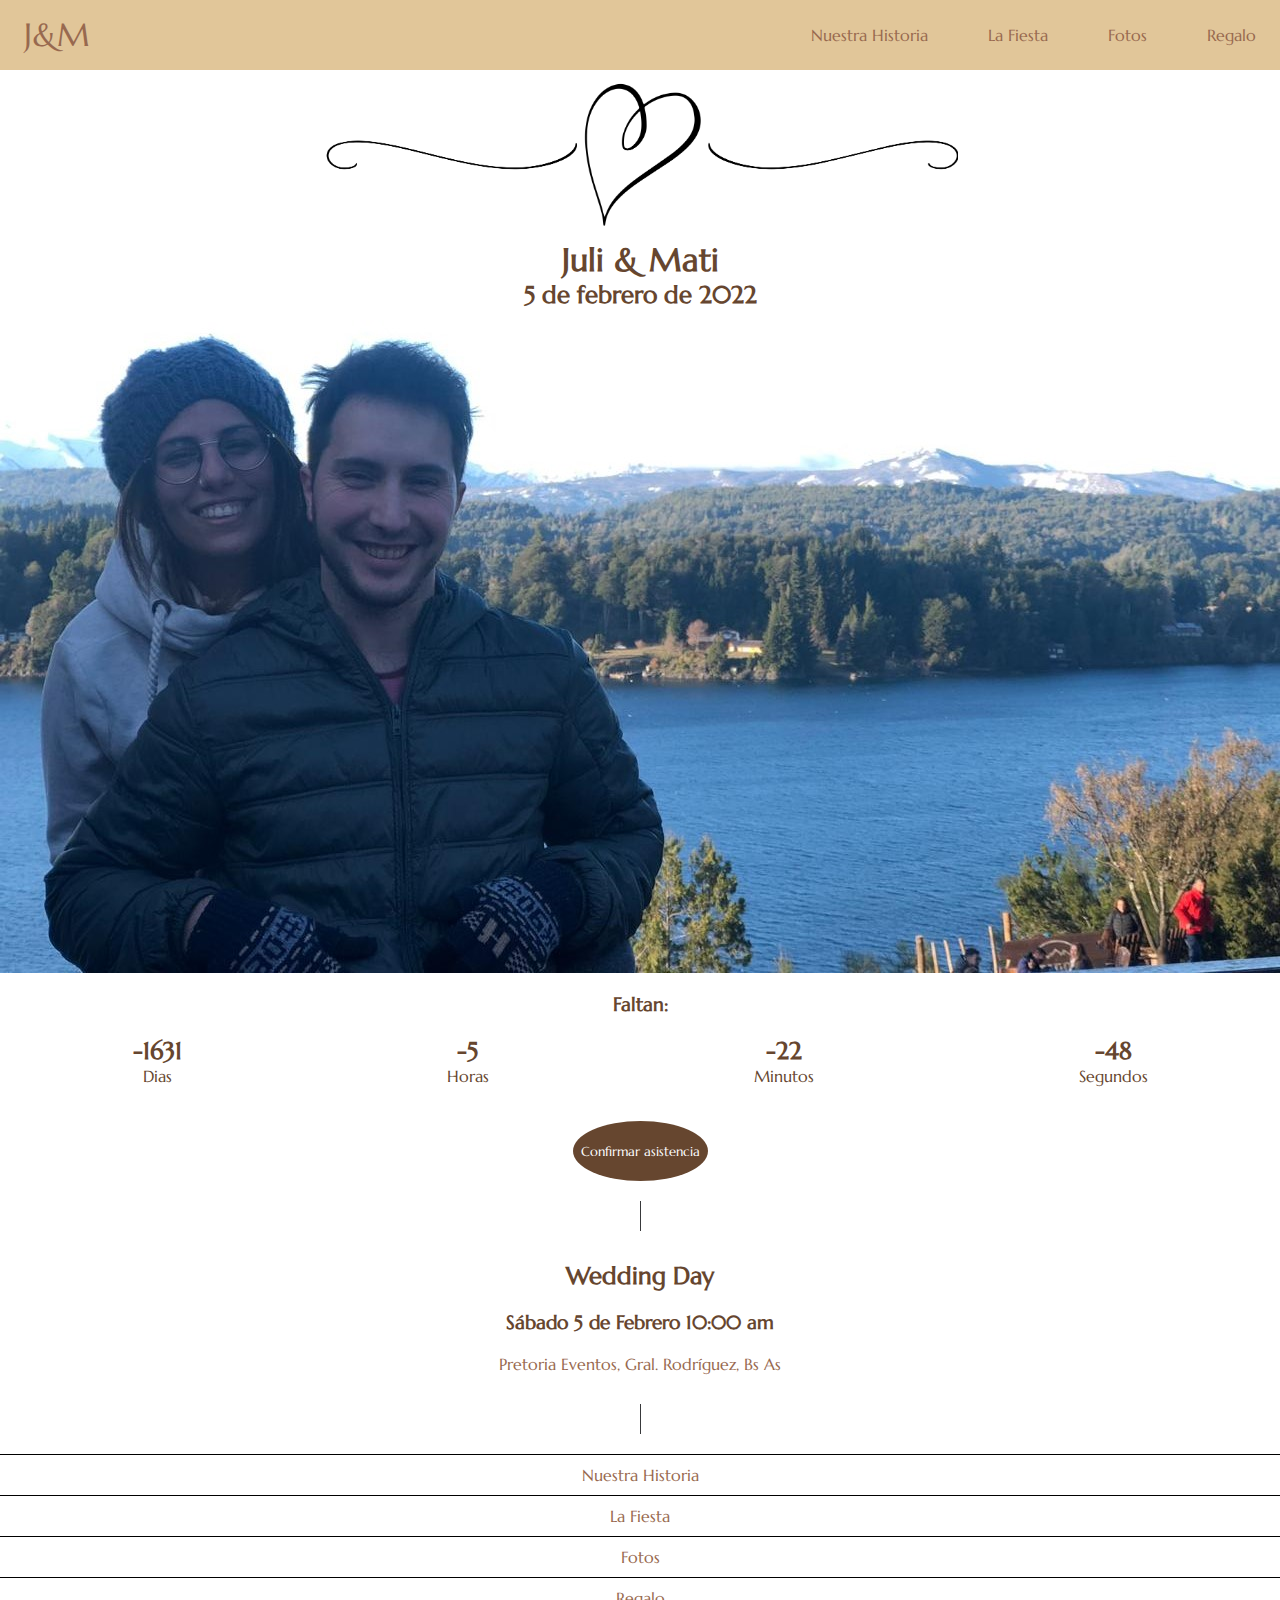
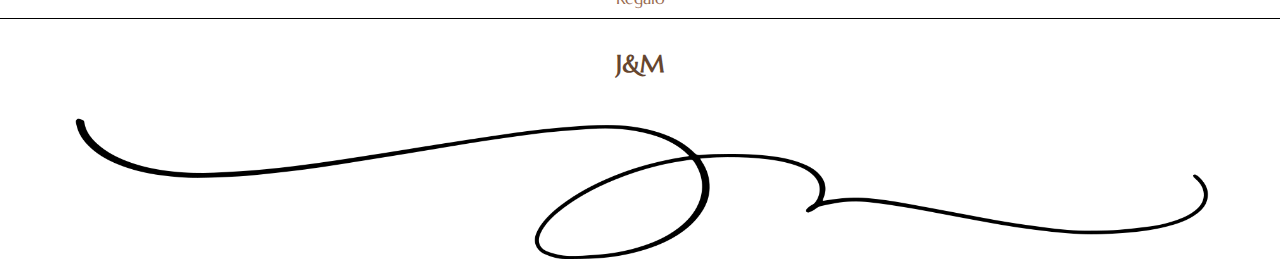
<file: index.html>
<!DOCTYPE html>
<html>
    <head>
        <link rel="stylesheet" type="text/css" href="estilos_new_index.css">
        <meta name="viewport" content="width=device-width, initial-scale=1">
        <link rel="preconnect" href="https://fonts.googleapis.com">
        <link rel="preconnect" href="https://fonts.gstatic.com" crossorigin>
        <link href="https://fonts.googleapis.com/css2?family=Playfair+Display&display=swap" rel="stylesheet">
        <link href="https://fonts.googleapis.com/css2?family=Estonia&display=swap" rel="stylesheet">
        <link href="https://fonts.googleapis.com/css2?family=Josefin+Slab:wght@500&family=Kaushan+Script&family=Marcellus&family=Merienda&display=swap" rel="stylesheet">
    </head>
    <body>
        <section class="portada">
            <header>
                <nav class="navbar">
                    <a href="#" class="myj">J&M</a>
                    <ul class="nav-menu">
                        <li class="nav-item">
                            <a href="./historia.html" class="nav-link">Nuestra Historia</a>
                        </li>
                        <li class="nav-item">
                            <a href="./fiesta.html" class="nav-link">La Fiesta</a>
                        </li>
                        <li class="nav-item">
                            <a href="./fotos.html" class="nav-link">Fotos</a>
                        </li>
                        <li class="nav-item">
                            <a href="./regalo.html" class="nav-link">Regalo</a>
                        </li>
                    </ul>
                    <div class="hamburger">
                        <span class="bar"></span>
                        <span class="bar"></span>
                        <span class="bar"></span>
                    </div>
                </nav>
            </header>
            <div class="separador">
                <img src="./imagenes/corazon_div.png">
            </div>
            <div class="texto-principal">
                <h1 class="texto">Juli & Mati</h1>
                <h2 class="texto2">5 de febrero de 2022</h2>
            </div>
            <div class="imagen-principal">
                <img src="./imagenes/barilo1-edited.jpg">
            </div>
        </section>
        <div class="cuenta-regresiva-texto">
            <h3>Faltan:</h3>
        </div>
        <div class="countdown-container">
            <div class="countdow-container__element">
                <h2 class="dias">Tiempo</h2>
                <p>Dias</p>
            </div>
            <div class="countdow-container__element">
                <h2 class="horas">Tiempo</h2>
                <p>Horas</p>
            </div>
            <div class="countdow-container__element">
                <h2 class="minutos">Tiempo</h2>
                <p>Minutos</p>
            </div>
            <div class="countdow-container__element">
                <h2 class="segundos">Tiempo</h2>
                <p>Segundos</p>
            </div>
        </div>
        <div class="btn_asistencia">
            <button onclick="location.href='https://docs.google.com/forms/d/1-y6CGirbWIlGWjpW_ElYJnSs0aY2sl9GCcVvgNVFzmY/edit?usp=drivesdk'" type="button">Confirmar asistencia</button>
        </div>
        <div class="cont-vert">
            <span class="barra-vertical"></span>
        </div>
        <div class="ultima_info">
            <h2>Wedding Day</h2>
            <h3>Sábado 5 de Febrero 10:00 am</h3>
            <a href="https://g.page/PretoriaEventos?share"  class="nav-link">Pretoria Eventos, Gral. Rodríguez, Bs As</a>
        </div>
        <div class="cont-vert">
            <span class="barra-vertical"></span>
        </div>
        <ul class="bot-menu">
            <li class="bot-menu-item">
                <a href="./historia.html" class="nav-link">Nuestra Historia</a>
            </li>
            <li class="bot-menu-item">
                <a href="./fiesta.html" class="nav-link">La Fiesta</a>
            </li>
            <li class="bot-menu-item">
                <a href="./fotos.html" class="nav-link">Fotos</a>
            </li>
            <li class="bot-menu-item">
                <a href="./regalo.html" class="nav-link">Regalo</a>
            </li>
        </ul>
        <div class="ultima_info">
            <h2>J&M</h2>
        </div>

        <!--Separador final-->
        <div class="separador">
            <img src="./imagenes/divisor_fondo.png">
        </div>
        <script src="new_index.js"></script>
    </body>
</html>
</file>
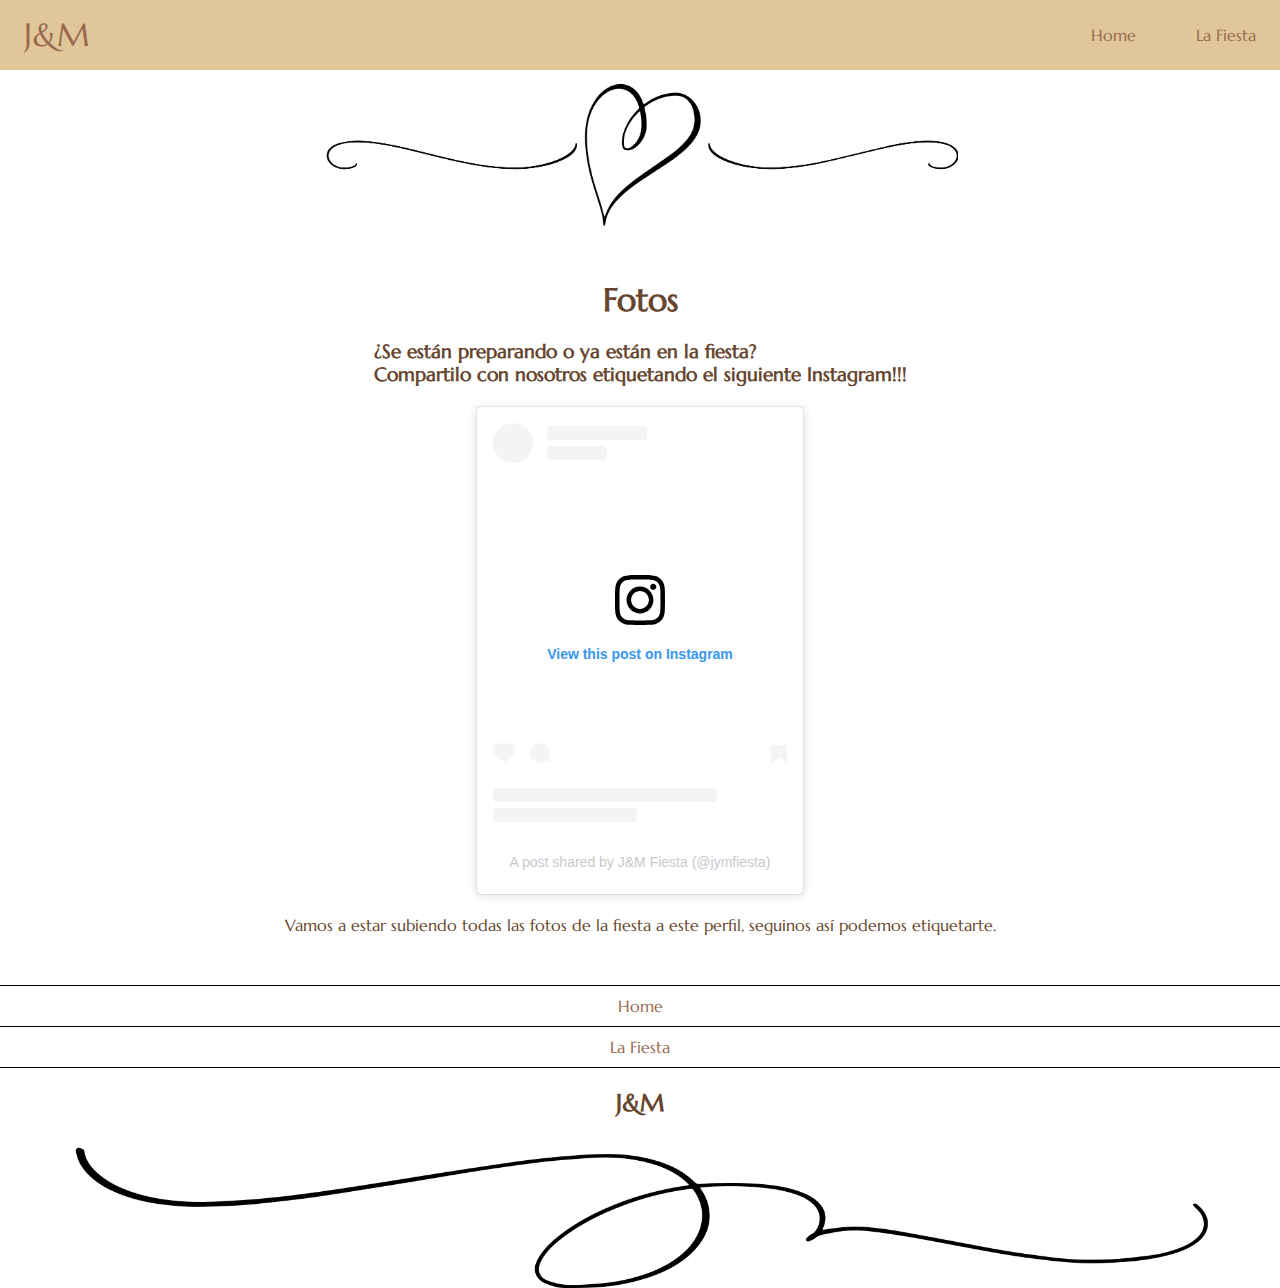
<file: fotos.html>
<!DOCTYPE html>
<html>
    <head>
        <link rel="stylesheet" type="text/css" href="estilos_new_index.css">
        <link rel="stylesheet" type="text/css" href="estilos_regalo.css">
        <meta name="viewport" content="width=device-width, initial-scale=1">
        <link rel="preconnect" href="https://fonts.googleapis.com">
        <link rel="preconnect" href="https://fonts.gstatic.com" crossorigin>
        <link href="https://fonts.googleapis.com/css2?family=Playfair+Display&display=swap" rel="stylesheet">
        <link href="https://fonts.googleapis.com/css2?family=Estonia&display=swap" rel="stylesheet">
        <link href="https://fonts.googleapis.com/css2?family=Josefin+Slab:wght@500&family=Kaushan+Script&family=Marcellus&family=Merienda&display=swap" rel="stylesheet">
    </head>
    <body>
        <section class="portada">
            <header>
                <nav class="navbar">
                    <a href="#" class="myj">J&M</a>
                    <ul class="nav-menu">
                        <li class="nav-item">
                            <a href="./index.html" class="nav-link">Home</a>
                        </li>
                        <li class="nav-item">
                            <a href="./fiesta.html" class="nav-link">La Fiesta</a>
                        </li>
                    </ul>
                    <div class="hamburger">
                        <span class="bar"></span>
                        <span class="bar"></span>
                        <span class="bar"></span>
                    </div>
                </nav>
            </header>
            <div class="separador">
                <img src="./imagenes/corazon_div.png">
            </div>
            <div class="texto-principal">
                <div class="datos-container">
                    <h1 class="texto">Fotos</h1>
                    <h3 class="texto2">
                        ¿Se están preparando o ya están en la fiesta?<br>
                        Compartilo con nosotros etiquetando el siguiente Instagram!!!
                    </h3>
                    <div>
                        <blockquote class="instagram-media" data-instgrm-captioned data-instgrm-permalink="https://www.instagram.com/p/CY7SbcWvgIAb2O1qpQL9hcWqqtPVhgLNHYgtlk0/?utm_source=ig_embed&amp;utm_campaign=loading" data-instgrm-version="14" style=" background:#FFF; border:0; border-radius:3px; box-shadow:0 0 1px 0 rgba(0,0,0,0.5),0 1px 10px 0 rgba(0,0,0,0.15); margin: 1px; max-width:540px; min-width:326px; padding:0; width:99.375%; width:-webkit-calc(100% - 2px); width:calc(100% - 2px);"><div style="padding:16px;"> <a href="https://www.instagram.com/p/CY7SbcWvgIAb2O1qpQL9hcWqqtPVhgLNHYgtlk0/?utm_source=ig_embed&amp;utm_campaign=loading" style=" background:#FFFFFF; line-height:0; padding:0 0; text-align:center; text-decoration:none; width:100%;" target="_blank"> <div style=" display: flex; flex-direction: row; align-items: center;"> <div style="background-color: #F4F4F4; border-radius: 50%; flex-grow: 0; height: 40px; margin-right: 14px; width: 40px;"></div> <div style="display: flex; flex-direction: column; flex-grow: 1; justify-content: center;"> <div style=" background-color: #F4F4F4; border-radius: 4px; flex-grow: 0; height: 14px; margin-bottom: 6px; width: 100px;"></div> <div style=" background-color: #F4F4F4; border-radius: 4px; flex-grow: 0; height: 14px; width: 60px;"></div></div></div><div style="padding: 19% 0;"></div> <div style="display:block; height:50px; margin:0 auto 12px; width:50px;"><svg width="50px" height="50px" viewBox="0 0 60 60" version="1.1" xmlns="https://www.w3.org/2000/svg" xmlns:xlink="https://www.w3.org/1999/xlink"><g stroke="none" stroke-width="1" fill="none" fill-rule="evenodd"><g transform="translate(-511.000000, -20.000000)" fill="#000000"><g><path d="M556.869,30.41 C554.814,30.41 553.148,32.076 553.148,34.131 C553.148,36.186 554.814,37.852 556.869,37.852 C558.924,37.852 560.59,36.186 560.59,34.131 C560.59,32.076 558.924,30.41 556.869,30.41 M541,60.657 C535.114,60.657 530.342,55.887 530.342,50 C530.342,44.114 535.114,39.342 541,39.342 C546.887,39.342 551.658,44.114 551.658,50 C551.658,55.887 546.887,60.657 541,60.657 M541,33.886 C532.1,33.886 524.886,41.1 524.886,50 C524.886,58.899 532.1,66.113 541,66.113 C549.9,66.113 557.115,58.899 557.115,50 C557.115,41.1 549.9,33.886 541,33.886 M565.378,62.101 C565.244,65.022 564.756,66.606 564.346,67.663 C563.803,69.06 563.154,70.057 562.106,71.106 C561.058,72.155 560.06,72.803 558.662,73.347 C557.607,73.757 556.021,74.244 553.102,74.378 C549.944,74.521 548.997,74.552 541,74.552 C533.003,74.552 532.056,74.521 528.898,74.378 C525.979,74.244 524.393,73.757 523.338,73.347 C521.94,72.803 520.942,72.155 519.894,71.106 C518.846,70.057 518.197,69.06 517.654,67.663 C517.244,66.606 516.755,65.022 516.623,62.101 C516.479,58.943 516.448,57.996 516.448,50 C516.448,42.003 516.479,41.056 516.623,37.899 C516.755,34.978 517.244,33.391 517.654,32.338 C518.197,30.938 518.846,29.942 519.894,28.894 C520.942,27.846 521.94,27.196 523.338,26.654 C524.393,26.244 525.979,25.756 528.898,25.623 C532.057,25.479 533.004,25.448 541,25.448 C548.997,25.448 549.943,25.479 553.102,25.623 C556.021,25.756 557.607,26.244 558.662,26.654 C560.06,27.196 561.058,27.846 562.106,28.894 C563.154,29.942 563.803,30.938 564.346,32.338 C564.756,33.391 565.244,34.978 565.378,37.899 C565.522,41.056 565.552,42.003 565.552,50 C565.552,57.996 565.522,58.943 565.378,62.101 M570.82,37.631 C570.674,34.438 570.167,32.258 569.425,30.349 C568.659,28.377 567.633,26.702 565.965,25.035 C564.297,23.368 562.623,22.342 560.652,21.575 C558.743,20.834 556.562,20.326 553.369,20.18 C550.169,20.033 549.148,20 541,20 C532.853,20 531.831,20.033 528.631,20.18 C525.438,20.326 523.257,20.834 521.349,21.575 C519.376,22.342 517.703,23.368 516.035,25.035 C514.368,26.702 513.342,28.377 512.574,30.349 C511.834,32.258 511.326,34.438 511.181,37.631 C511.035,40.831 511,41.851 511,50 C511,58.147 511.035,59.17 511.181,62.369 C511.326,65.562 511.834,67.743 512.574,69.651 C513.342,71.625 514.368,73.296 516.035,74.965 C517.703,76.634 519.376,77.658 521.349,78.425 C523.257,79.167 525.438,79.673 528.631,79.82 C531.831,79.965 532.853,80.001 541,80.001 C549.148,80.001 550.169,79.965 553.369,79.82 C556.562,79.673 558.743,79.167 560.652,78.425 C562.623,77.658 564.297,76.634 565.965,74.965 C567.633,73.296 568.659,71.625 569.425,69.651 C570.167,67.743 570.674,65.562 570.82,62.369 C570.966,59.17 571,58.147 571,50 C571,41.851 570.966,40.831 570.82,37.631"></path></g></g></g></svg></div><div style="padding-top: 8px;"> <div style=" color:#3897f0; font-family:Arial,sans-serif; font-size:14px; font-style:normal; font-weight:550; line-height:18px;">View this post on Instagram</div></div><div style="padding: 12.5% 0;"></div> <div style="display: flex; flex-direction: row; margin-bottom: 14px; align-items: center;"><div> <div style="background-color: #F4F4F4; border-radius: 50%; height: 12.5px; width: 12.5px; transform: translateX(0px) translateY(7px);"></div> <div style="background-color: #F4F4F4; height: 12.5px; transform: rotate(-45deg) translateX(3px) translateY(1px); width: 12.5px; flex-grow: 0; margin-right: 14px; margin-left: 2px;"></div> <div style="background-color: #F4F4F4; border-radius: 50%; height: 12.5px; width: 12.5px; transform: translateX(9px) translateY(-18px);"></div></div><div style="margin-left: 8px;"> <div style=" background-color: #F4F4F4; border-radius: 50%; flex-grow: 0; height: 20px; width: 20px;"></div> <div style=" width: 0; height: 0; border-top: 2px solid transparent; border-left: 6px solid #f4f4f4; border-bottom: 2px solid transparent; transform: translateX(16px) translateY(-4px) rotate(30deg)"></div></div><div style="margin-left: auto;"> <div style=" width: 0px; border-top: 8px solid #F4F4F4; border-right: 8px solid transparent; transform: translateY(16px);"></div> <div style=" background-color: #F4F4F4; flex-grow: 0; height: 12px; width: 16px; transform: translateY(-4px);"></div> <div style=" width: 0; height: 0; border-top: 8px solid #F4F4F4; border-left: 8px solid transparent; transform: translateY(-4px) translateX(8px);"></div></div></div> <div style="display: flex; flex-direction: column; flex-grow: 1; justify-content: center; margin-bottom: 24px;"> <div style=" background-color: #F4F4F4; border-radius: 4px; flex-grow: 0; height: 14px; margin-bottom: 6px; width: 224px;"></div> <div style=" background-color: #F4F4F4; border-radius: 4px; flex-grow: 0; height: 14px; width: 144px;"></div></div></a><p style=" color:#c9c8cd; font-family:Arial,sans-serif; font-size:14px; line-height:17px; margin-bottom:0; margin-top:8px; overflow:hidden; padding:8px 0 7px; text-align:center; text-overflow:ellipsis; white-space:nowrap;"><a href="https://www.instagram.com/p/CY7SbcWvgIAb2O1qpQL9hcWqqtPVhgLNHYgtlk0/?utm_source=ig_embed&amp;utm_campaign=loading" style=" color:#c9c8cd; font-family:Arial,sans-serif; font-size:14px; font-style:normal; font-weight:normal; line-height:17px; text-decoration:none;" target="_blank">A post shared by J&amp;M Fiesta (@jymfiesta)</a></p></div></blockquote> <script async src="//www.instagram.com/embed.js"></script>
                    </div>
                    <div>
                        <p>Vamos a estar subiendo todas las fotos de la fiesta a este perfil, seguinos así podemos etiquetarte.</p>
                    </div>
                </div>
                
            </div>
        
        <ul class="bot-menu">
            <li class="bot-menu-item">
                <a href="./index.html" class="nav-link">Home</a>
            </li>
            <li class="bot-menu-item">
                <a href="./fiesta.html" class="nav-link">La Fiesta</a>
            </li>
        </ul>
        <div class="ultima_info">
            <h2>J&M</h2>
        </div>

        <!--Separador final-->
        <div class="separador">
            <img src="./imagenes/divisor_fondo.png">
        </div>
        <script src="new_index.js"></script>
    </body>
</html>
</file>
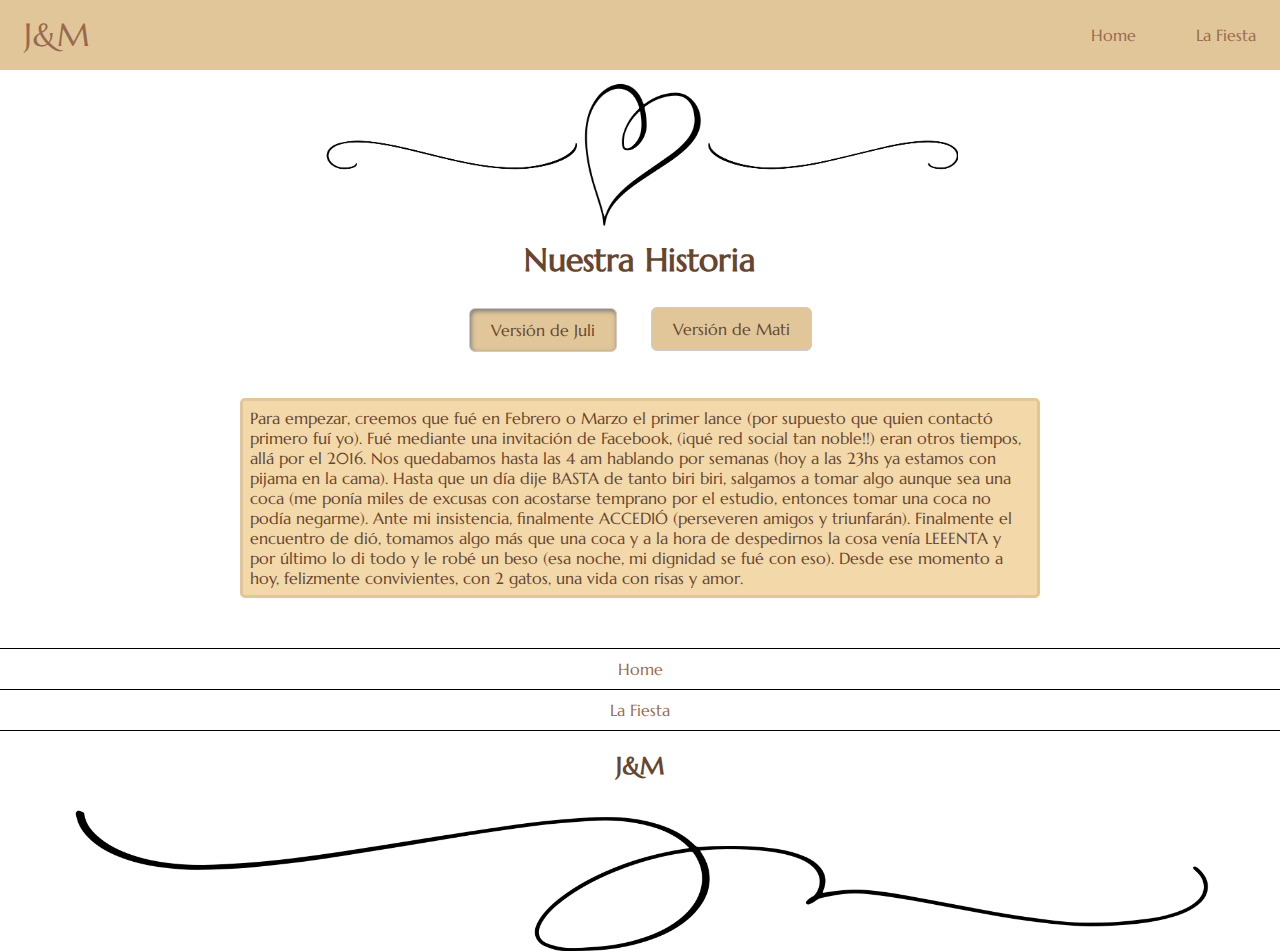
<file: historia.html>
<!DOCTYPE html>
<html>
    <head>
        <link rel="stylesheet" type="text/css" href="estilos_new_index.css">
        <link rel="stylesheet" type="text/css" href="estilos_historia.css">
        <meta name="viewport" content="width=device-width, initial-scale=1">
        <link rel="preconnect" href="https://fonts.googleapis.com">
        <link rel="preconnect" href="https://fonts.gstatic.com" crossorigin>
        <link href="https://fonts.googleapis.com/css2?family=Playfair+Display&display=swap" rel="stylesheet">
        <link href="https://fonts.googleapis.com/css2?family=Estonia&display=swap" rel="stylesheet">
        <link href="https://fonts.googleapis.com/css2?family=Josefin+Slab:wght@500&family=Kaushan+Script&family=Marcellus&family=Merienda&display=swap" rel="stylesheet">
    </head>
    <body>
        <section class="portada">
            <header>
                <nav class="navbar">
                    <a href="#" class="myj">J&M</a>
                    <ul class="nav-menu">
                        <li class="nav-item">
                            <a href="./index.html" class="nav-link">Home</a>
                        </li>
                        <li class="nav-item">
                            <a href="./fiesta.html" class="nav-link">La Fiesta</a>
                        </li>
                    </ul>
                    <div class="hamburger">
                        <span class="bar"></span>
                        <span class="bar"></span>
                        <span class="bar"></span>
                    </div>
                </nav>
            </header>
            <div class="separador">
                <img src="./imagenes/corazon_div.png">
            </div>
            <div class="texto-principal">
                <h1 class="texto">Nuestra Historia</h1>
                <div class="selector-historia">
                    <label class="label-checkbox">
                        <input id="check-juli" type="checkbox" checked>
                        <span>Versión de Juli</span>
                    </label>
                    <label class="label-checkbox">
                        <input id="check-mati" type="checkbox" >
                        <span>Versión de Mati</span>
                    </label>
                </div>
                <div class="historias-container">
                     <div id='hist-juli' class='historia'>
                        <p>
                            Para empezar, creemos que fué en Febrero o Marzo el primer lance (por supuesto que quien contactó primero fuí yo). Fué mediante una invitación de Facebook, (¡qué red social tan noble!!) eran otros tiempos, allá por el 2016.

                            Nos quedabamos hasta las 4 am hablando por semanas (hoy a las 23hs ya estamos con pijama en la cama). Hasta que un día dije BASTA de tanto biri biri, salgamos a tomar algo aunque sea una coca (me ponía miles de excusas con acostarse temprano por el estudio, entonces tomar una coca no podía negarme). Ante mi insistencia, finalmente ACCEDIÓ (perseveren amigos y triunfarán).

                            Finalmente el encuentro de dió, tomamos algo más que una coca y a la hora de despedirnos la cosa venía LEEENTA y por último lo di todo y le robé un beso (esa noche, mi dignidad se fué con eso).

                            Desde ese momento a hoy, felizmente convivientes, con 2 gatos,  una vida con risas y amor. 

                        </p>
                     </div>
                     <div id='hist-mati' class="historia hide">
                         <p>
                            ¿Cómo nos conocimos?<br>
                            Laburabamos los dos en Cordial, casi ni interactuabamos en el día a día, pero en esos últimos meses Juli se había cambiado de área y empezaba a necesitar más cosas de la mía.
                            Empezamos a hablar por el chat interno del laburo, pero rara vez hablábamos de temas personales. Hasta que un día volviendo en la combi a casa me llegó una solicitud de ella a Facebook (<b>RAAARO</b>, léase con voz de Barassi). La acepté y empezamos hablar. Yo justo me había tomado vacaciones para preparar la materia más difícil de la facultad, por lo que no tenía en mente salir a ningún lado ni charlar con nadie. Podía hacerme el espacio para charlar y eso hicimos y BASTANTE!.
                            
                            Por suerte APROBÉ y al saber la noticia, para festejar,Juli pensó que la mejor manera era invitarme a salir. <b>ME INVITÓ A TOMAR UNA COCA COLA!! WTF?</b>.<br> Acepté, pero elegí un lugar con buena birra por las dudas. Mala mía, no le gustaba la cerveza, así que fueron 2 cocas nomas.
                            
                            Por algún motivo el bar cerró temprano y pudimos ir a otro y tener charla de adultos jaja. La llevé a la casa  y se preparaba el gran final. Nos habíamos prometido que yo iba a escucharla cantar en persona si yo cantaba algo primero. Canté una canción muy sencilla, al punto que se sintió estafada. Pero al tocarle su turno, saqué de mi bolsillo un papel con una letra de <a href="https://www.youtube.com/watch?v=flr8vDQ9Wuc">canción</a> escrita a mano donde indicaba la parte que le correspondía a cada uno en dúo.
                            No quiero entrar en detalles de cómo luego de eso se abalanzó a besarme, mientras yo estaba hablando. Fué un lindo beso a fin de cuentas…
                            
                         </p>
                    </div>
                </div>
            </div>
        
        <ul class="bot-menu">
            <li class="bot-menu-item">
                <a href="./index.html" class="nav-link">Home</a>
            </li>
            <li class="bot-menu-item">
                <a href="./fiesta.html" class="nav-link">La Fiesta</a>
            </li>
        </ul>
        <div class="ultima_info">
            <h2>J&M</h2>
        </div>

        <!--Separador final-->
        <div class="separador">
            <img src="./imagenes/divisor_fondo.png">
        </div>
        <script src="new_index.js"></script>
        <script src="historia.js"></script>
    </body>
</html>
</file>
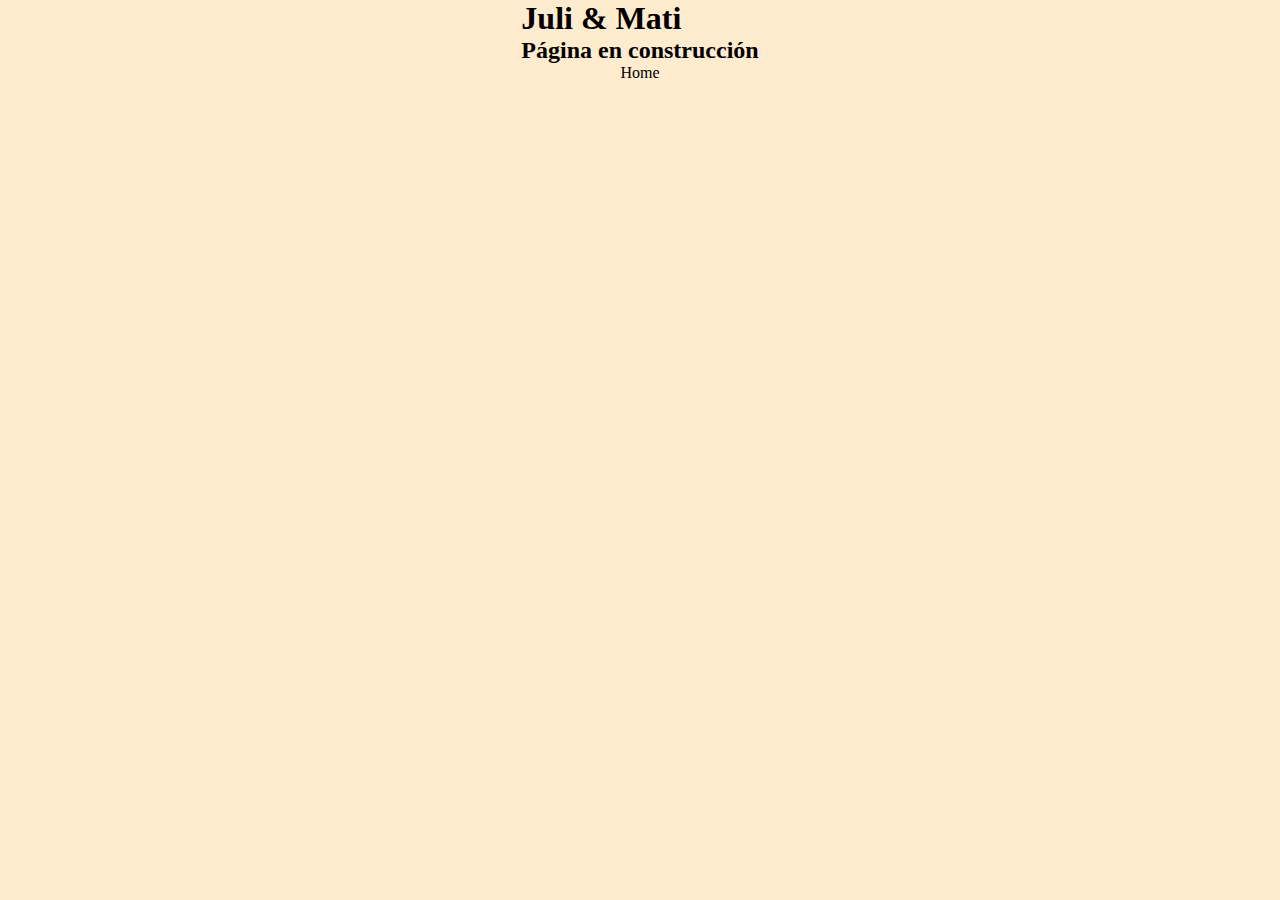
<file: inconstruction.html>
<!DOCTYPE html>
<html>
    <head>
        <link rel="stylesheet" type="text/css" href="estilos_inconstruction.css">
        <link rel="preconnect" href="https://fonts.googleapis.com">
        <link rel="preconnect" href="https://fonts.gstatic.com" crossorigin>
        <link href="https://fonts.googleapis.com/css2?family=Playfair+Display&display=swap" rel="stylesheet">
        <link href="https://fonts.googleapis.com/css2?family=Estonia&display=swap" rel="stylesheet">
    </head>
    <body>
        <div class='invitacion'>
            <div class= 'invitacion__texto'>
                <div>
                    <h1 class="texto">Juli & Mati</h1>
                    <h2 class="texto">Página en construcción</h2>
                </div>
            </div>
            <div class="invitacion__blanco"></div>
        </div>
        <div class="menu">
            <ul class="menu__ul">
                <li><a href="index.html" class="menu__ul_a">Home</a></li>
            </ul>
        </div>
    </body>
</html>
</file>
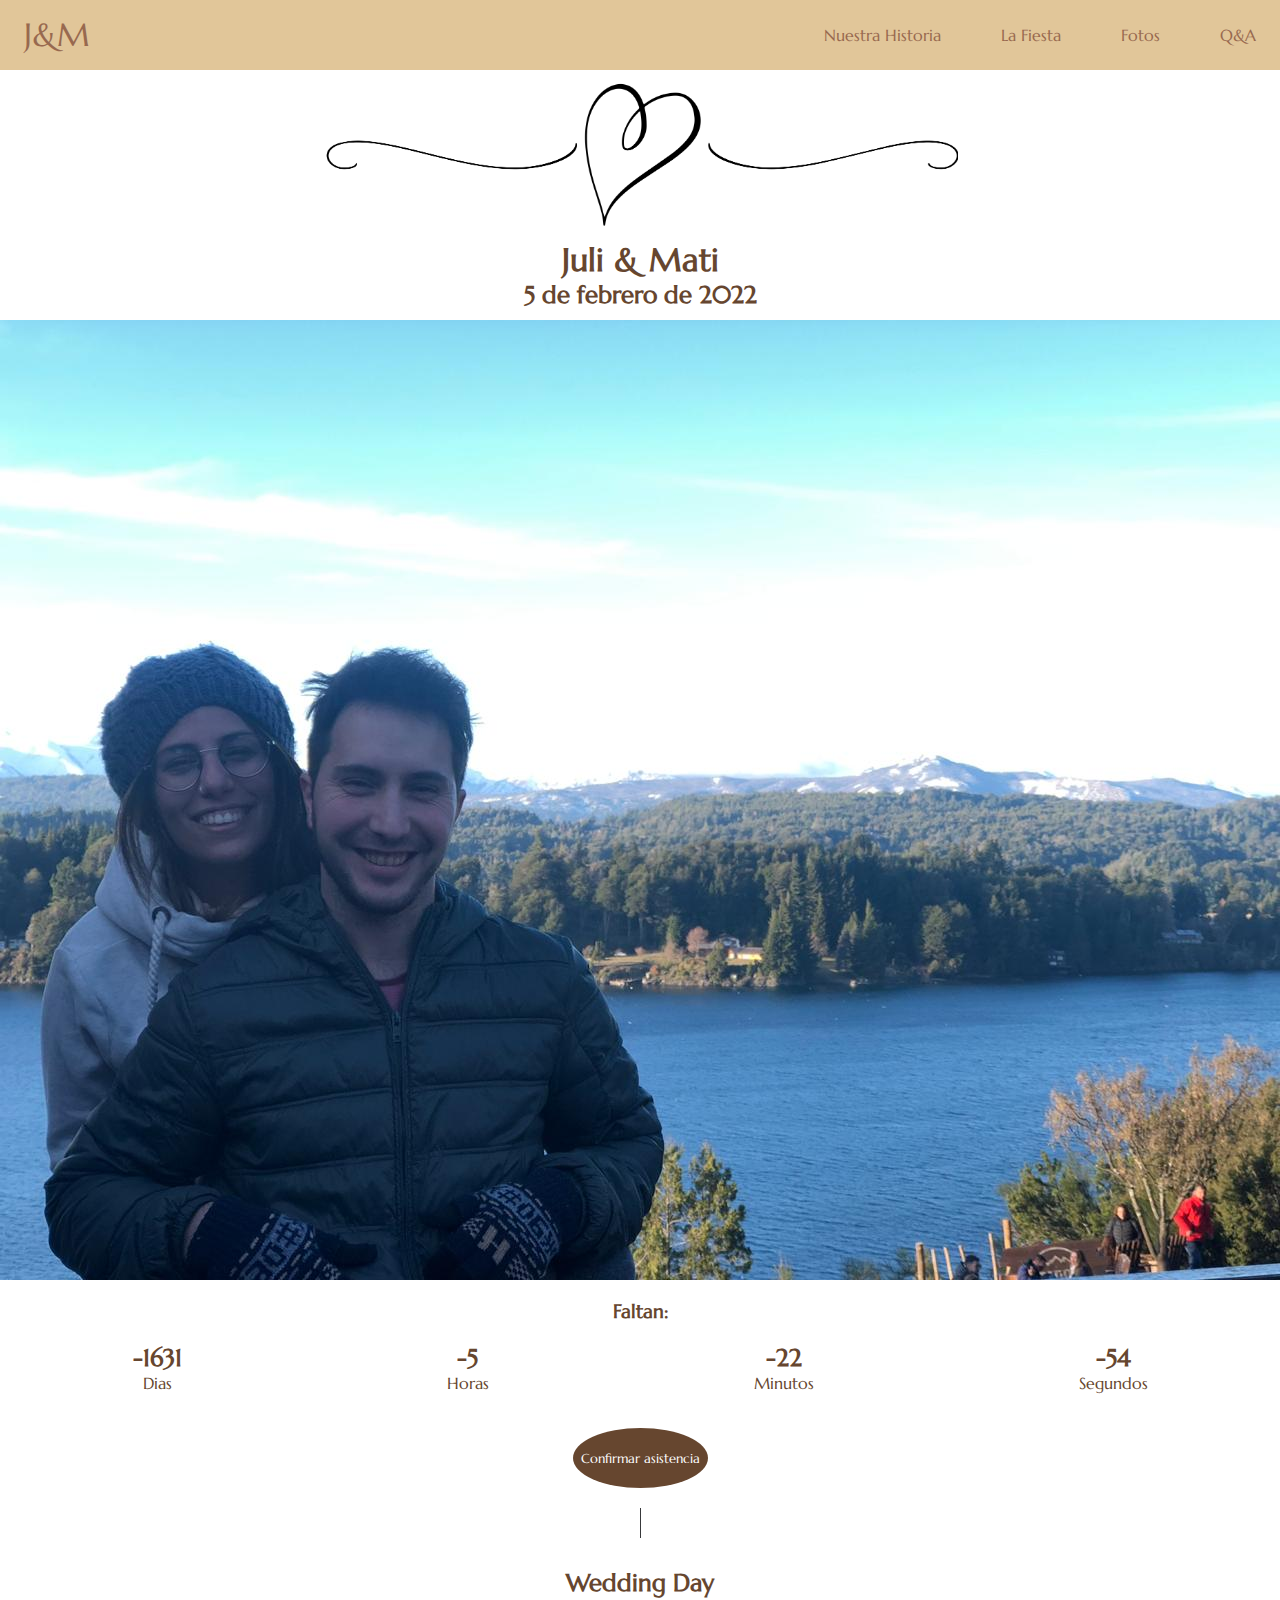
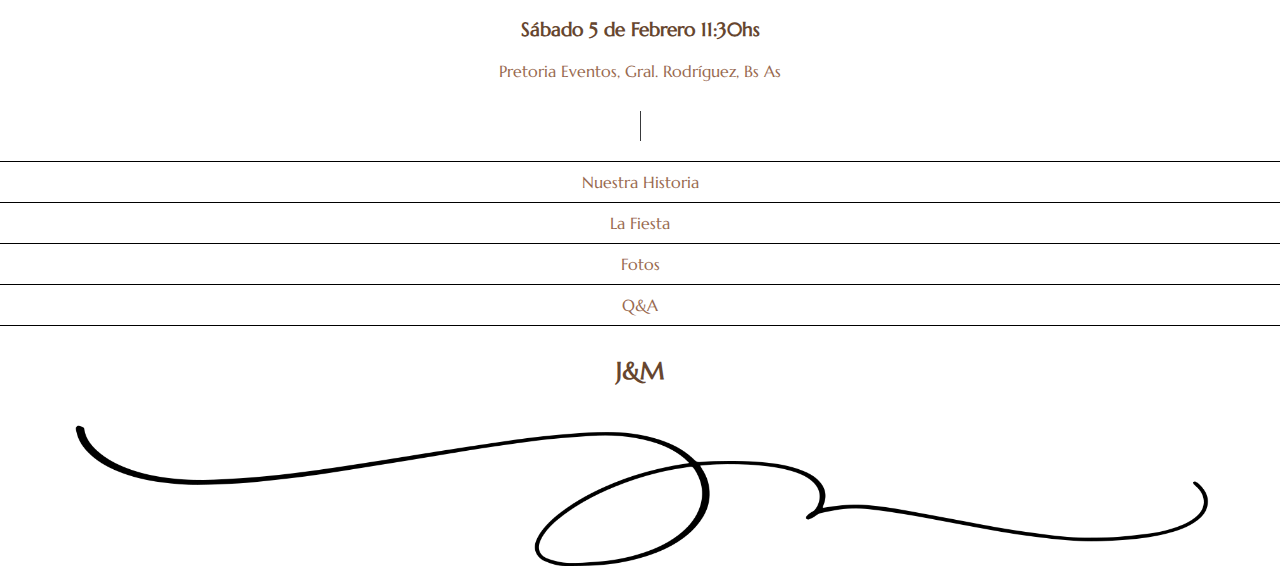
<file: new_index.html>
<!DOCTYPE html>
<html>
    <head>
        <link rel="stylesheet" type="text/css" href="estilos_new_index.css">
        <meta name="viewport" content="width=device-width, initial-scale=1">
        <link rel="preconnect" href="https://fonts.googleapis.com">
        <link rel="preconnect" href="https://fonts.gstatic.com" crossorigin>
        <link href="https://fonts.googleapis.com/css2?family=Playfair+Display&display=swap" rel="stylesheet">
        <link href="https://fonts.googleapis.com/css2?family=Estonia&display=swap" rel="stylesheet">
        <link href="https://fonts.googleapis.com/css2?family=Josefin+Slab:wght@500&family=Kaushan+Script&family=Marcellus&family=Merienda&display=swap" rel="stylesheet">
    </head>
    <body>
        <section class="portada">
            <header>
                <nav class="navbar">
                    <a href="#" class="myj">J&M</a>
                    <ul class="nav-menu">
                        <li class="nav-item">
                            <a href="#" class="nav-link">Nuestra Historia</a>
                        </li>
                        <li class="nav-item">
                            <a href="#" class="nav-link">La Fiesta</a>
                        </li>
                        <li class="nav-item">
                            <a href="#" class="nav-link">Fotos</a>
                        </li>
                        <li class="nav-item">
                            <a href="#" class="nav-link">Q&A</a>
                        </li>
                    </ul>
                    <div class="hamburger">
                        <span class="bar"></span>
                        <span class="bar"></span>
                        <span class="bar"></span>
                    </div>
                </nav>
            </header>
            <div class="separador">
                <img src="./imagenes/corazon_div.png">
            </div>
            <div class="texto-principal">
                <h1 class="texto">Juli & Mati</h1>
                <h2 class="texto2">5 de febrero de 2022</h2>
            </div>
            <div class="imagen-principal">
                <img src="./imagenes/barilo1.jpg">
            </div>
        </section>
        <div class="cuenta-regresiva-texto">
            <h3>Faltan:</h3>
        </div>
        <div class="countdown-container">
            <div class="countdow-container__element">
                <h2 class="dias">Tiempo</h2>
                <p>Dias</p>
            </div>
            <div class="countdow-container__element">
                <h2 class="horas">Tiempo</h2>
                <p>Horas</p>
            </div>
            <div class="countdow-container__element">
                <h2 class="minutos">Tiempo</h2>
                <p>Minutos</p>
            </div>
            <div class="countdow-container__element">
                <h2 class="segundos">Tiempo</h2>
                <p>Segundos</p>
            </div>
        </div>
        <div class="btn_asistencia">
            <button>Confirmar asistencia</button>
        </div>
        <div class="cont-vert">
            <span class="barra-vertical"></span>
        </div>
        <div class="ultima_info">
            <h2>Wedding Day</h2>
            <h3>Sábado 5 de Febrero 11:30hs</h3>
            <a href="https://g.page/PretoriaEventos?share"  class="nav-link">Pretoria Eventos, Gral. Rodríguez, Bs As</a>
        </div>
        <div class="cont-vert">
            <span class="barra-vertical"></span>
        </div>
        <ul class="bot-menu">
            <li class="bot-menu-item">
                <a href="#" class="nav-link">Nuestra Historia</a>
            </li>
            <li class="bot-menu-item">
                <a href="#" class="nav-link">La Fiesta</a>
            </li>
            <li class="bot-menu-item">
                <a href="#" class="nav-link">Fotos</a>
            </li>
            <li class="bot-menu-item">
                <a href="#" class="nav-link">Q&A</a>
            </li>
        </ul>
        <div class="ultima_info">
            <h2>J&M</h2>
        </div>

        <!--Separador final-->
        <div class="separador">
            <img src="./imagenes/divisor_fondo.png">
        </div>
        <script src="new_index.js"></script>
    </body>
</html>
</file>
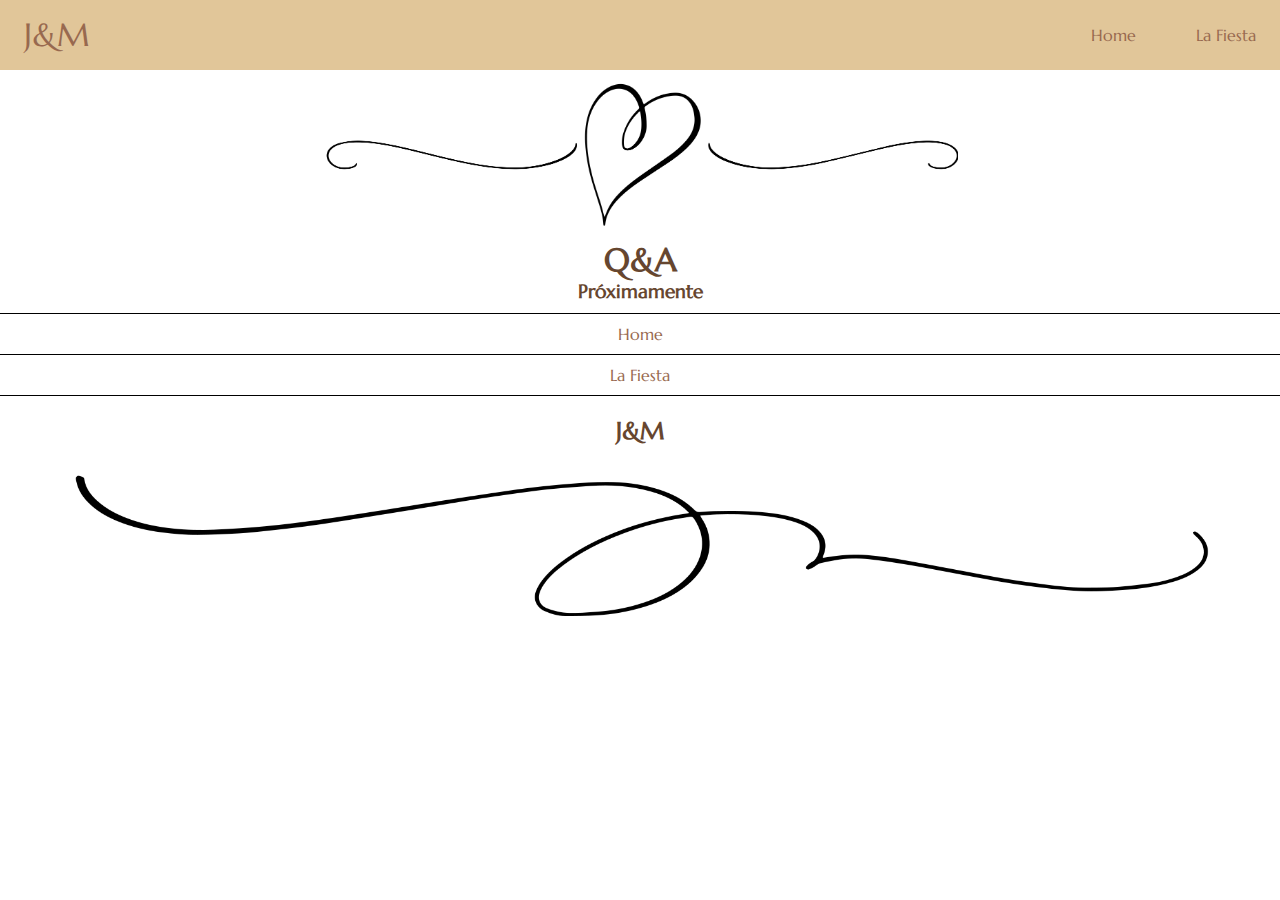
<file: qa.html>
<!DOCTYPE html>
<html>
    <head>
        <link rel="stylesheet" type="text/css" href="estilos_new_index.css">
        <meta name="viewport" content="width=device-width, initial-scale=1">
        <link rel="preconnect" href="https://fonts.googleapis.com">
        <link rel="preconnect" href="https://fonts.gstatic.com" crossorigin>
        <link href="https://fonts.googleapis.com/css2?family=Playfair+Display&display=swap" rel="stylesheet">
        <link href="https://fonts.googleapis.com/css2?family=Estonia&display=swap" rel="stylesheet">
        <link href="https://fonts.googleapis.com/css2?family=Josefin+Slab:wght@500&family=Kaushan+Script&family=Marcellus&family=Merienda&display=swap" rel="stylesheet">
    </head>
    <body>
        <section class="portada">
            <header>
                <nav class="navbar">
                    <a href="#" class="myj">J&M</a>
                    <ul class="nav-menu">
                        <li class="nav-item">
                            <a href="./index.html" class="nav-link">Home</a>
                        </li>
                        <li class="nav-item">
                            <a href="./fiesta.html" class="nav-link">La Fiesta</a>
                        </li>
                    </ul>
                    <div class="hamburger">
                        <span class="bar"></span>
                        <span class="bar"></span>
                        <span class="bar"></span>
                    </div>
                </nav>
            </header>
            <div class="separador">
                <img src="./imagenes/corazon_div.png">
            </div>
            <div class="texto-principal">
                <h1 class="texto">Q&A</h1>
                <h3 class="texto2">Próximamente</h3>
            </div>
        
        <ul class="bot-menu">
            <li class="bot-menu-item">
                <a href="./index.html" class="nav-link">Home</a>
            </li>
            <li class="bot-menu-item">
                <a href="./fiesta.html" class="nav-link">La Fiesta</a>
            </li>
        </ul>
        <div class="ultima_info">
            <h2>J&M</h2>
        </div>

        <!--Separador final-->
        <div class="separador">
            <img src="./imagenes/divisor_fondo.png">
        </div>
        <script src="new_index.js"></script>
    </body>
</html>
</file>
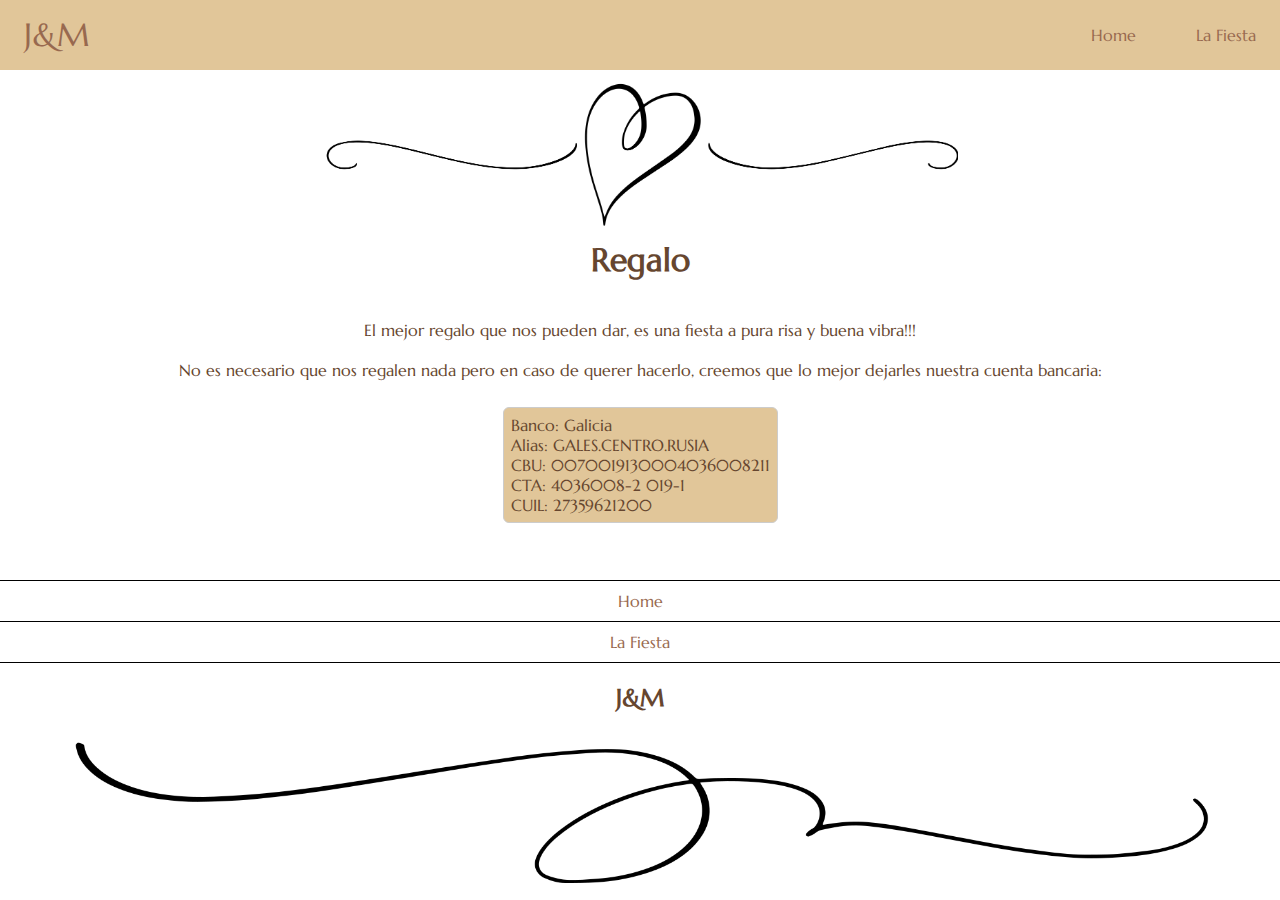
<file: regalo.html>
<!DOCTYPE html>
<html>
    <head>
        <link rel="stylesheet" type="text/css" href="estilos_new_index.css">
        <link rel="stylesheet" type="text/css" href="estilos_regalo.css">
        <meta name="viewport" content="width=device-width, initial-scale=1">
        <link rel="preconnect" href="https://fonts.googleapis.com">
        <link rel="preconnect" href="https://fonts.gstatic.com" crossorigin>
        <link href="https://fonts.googleapis.com/css2?family=Playfair+Display&display=swap" rel="stylesheet">
        <link href="https://fonts.googleapis.com/css2?family=Estonia&display=swap" rel="stylesheet">
        <link href="https://fonts.googleapis.com/css2?family=Josefin+Slab:wght@500&family=Kaushan+Script&family=Marcellus&family=Merienda&display=swap" rel="stylesheet">
    </head>
    <body>
        <section class="portada">
            <header>
                <nav class="navbar">
                    <a href="#" class="myj">J&M</a>
                    <ul class="nav-menu">
                        <li class="nav-item">
                            <a href="./index.html" class="nav-link">Home</a>
                        </li>
                        <li class="nav-item">
                            <a href="./fiesta.html" class="nav-link">La Fiesta</a>
                        </li>
                    </ul>
                    <div class="hamburger">
                        <span class="bar"></span>
                        <span class="bar"></span>
                        <span class="bar"></span>
                    </div>
                </nav>
            </header>
            <div class="separador">
                <img src="./imagenes/corazon_div.png">
            </div>
            <div class="texto-principal">
                <h1 class="texto">Regalo</h1>
                <div class="datos-container">
                    <p>
                        El mejor regalo que nos pueden dar, es una fiesta a pura risa y buena vibra!!!<br>
                    </p>
                    <p>
                        No es necesario que nos regalen nada pero en caso de querer hacerlo, creemos que lo mejor dejarles nuestra cuenta bancaria:<br>
                    </p>
                    <div class="datos-bancarios">
                        <p>
                            Banco: Galicia<br>
                            Alias: GALES.CENTRO.RUSIA<br>
                            CBU: 0070019130004036008211<br>
                            CTA: 4036008-2 019-1<br>
                            CUIL: 27359621200
                        </p>
                    </div>
                </div>
               
                
            </div>
        
        <ul class="bot-menu">
            <li class="bot-menu-item">
                <a href="./index.html" class="nav-link">Home</a>
            </li>
            <li class="bot-menu-item">
                <a href="./fiesta.html" class="nav-link">La Fiesta</a>
            </li>
        </ul>
        <div class="ultima_info">
            <h2>J&M</h2>
        </div>

        <!--Separador final-->
        <div class="separador">
            <img src="./imagenes/divisor_fondo.png">
        </div>
        <script src="new_index.js"></script>
    </body>
</html>
</file>
<file: estilos_new_index.css>
* {
    margin: 0;
    padding: 0;
    box-sizing: border-box;
    font-family: 'Marcellus', serif;
}
body{
    display: flex;
    flex-direction: column;
    row-gap: 20px;
    color: #66462f;
    -webkit-font-smoothing: antialiased;
}

.portada{
    display: flex;
    flex-direction: column;
    row-gap: 10px;
}

header{
    background-color: #e1c699;
}

li{
    list-style: none;
}

a{
    text-decoration: none;
    color: #98694f;
}

a:visited 
{
    text-decoration: none; 
    color: inherit;
}

.navbar{
    min-height: 70px;
    display: flex;
    justify-content: space-between;
    align-items: center;
    padding: 0 24px;
}

.nav-menu{
    display: flex;
    justify-content: space-between;
    align-items: center;
    column-gap: 60px;
}

.myj{
    font-size: 2rem;
    color: #98694f;
}

.nav-link{
    transition: 0.3s ease;
}

.nav-link:hover{
    color:#66462f;
    font-weight: bold;
}

.hamburger{
    display: none;
    cursor: pointer;
}

.bar{
    display: block;
    width: 25px;
    height: 3px;
    margin: 5px auto;
    -webkit-transition: all 0.3s ease-in-out;
    transition: all 0.3s ease-in-out;
    background-color: #66462f;
}

.separador{
    display: flex;
    justify-content: center;
    max-height: 150px;
}

.separador img{
    object-fit: contain;
    width: 100%;
}

.texto-principal{
    display: flex;
    justify-content: center;
    align-items: center;
    flex-direction: column;
}

.imagen-principal{
    display: flex;
}

.imagen-principal img{
    object-fit: contain;
    width: 100%;
}

.cuenta-regresiva-texto{
    display: flex;
    justify-content: center;
    align-items: center;
}

.countdown-container{
    display: flex;
    justify-content: space-around;
    text-align: center;
  }

.dias, .horas, .minutos, .segundos{
    font-size: 1.5rem;
}

.btn_asistencia{
    display: flex;
    justify-content: center;
    margin-top: 15px;
}

.btn_asistencia button{
    height: 60px;
    padding: 8px;
    color: #fff;
    border-radius: 50%;
    border: none;
    background-color: #66462f;
}

.btn_asistencia button:hover{
    background-color: #98694f;/*#38393B;*/
}

.cont-vert{
    display: flex;
    justify-content: center;
}

.barra-vertical{
    display: block;
    width: 1px;
    height: 30px;
    background-color:  #38393B;;
}

.sep_vert{
    border-left: 1px solid #3E5043;
    height: 40px;
}

.ultima_info{
    display: flex;
    flex-direction: column;
    align-items: center;
}

.ultima_info *{
    padding: 10px 0px;
}

.bot-menu{
    display: flex;
    justify-content:space-between;
    align-items: center;
    flex-direction: column;
    border-bottom: 1px solid black;
}

.bot-menu-item{
    border-top: 1px solid black;
    width: 100%;
    text-align: center;
    transition: 0.7s ease;
    line-height: 40px;
}

.bot-menu-item:hover{
    background-color: #e1c699;
}


@media only screen and (max-width:768px){
    .hamburger{
        display: block;
    }

    .hamburger.active .bar:nth-child(2){
        opacity: 0;
    }

    .hamburger.active .bar:nth-child(1){
        transform: translate(0,8px) rotate(45deg);
    }

    .hamburger.active .bar:nth-child(3){
        transform: translate(0,-8px) rotate(-45deg);
    }

    .nav-menu{
        position: fixed;
        left: -100%;
        top: 70px;
        row-gap: 0;
        column-gap: 0;
        flex-direction: column;
        background-color: #e1c699;
        width: 100%;
        text-align: center;
        transition: 0.3s;
    }

    .nav-item{
        margin: 16px 0;
    }

    .nav-menu.active{
        left: 0;
    }
}
</file>
<file: estilos_regalo.css>
.historia{
    max-width: 800px;
    border: 3px solid #e1c699;
    border-radius: 5px;
    background-color: #f3d8aa;
}

.historia p{
    padding: 7px;
}

.datos-container{
    display: flex;
    align-items: center;
    justify-content: center;
    padding: 40px;
    flex-direction: column;
    gap: 20px;
}

.datos-bancarios{
    border: 1px solid #ccc;
    border-radius: 6px;
    margin: 7px;
    background: #e1c699;
    padding: 7px;
}
</file>
<file: estilos_historia.css>
.historia{
    max-width: 800px;
    border: 3px solid #e1c699;
    border-radius: 5px;
    background-color: #f3d8aa;
}

.historia p{
    padding: 7px;
}

.historias-container{
    display: flex;
    align-items: center;
    justify-content: center;
    padding: 40px;
    
}

.hide {
    display: none;
}

.selector-historia{
    display: flex;
    gap: 20px;
    padding: 20px 0 0 0;
}

label.label-checkbox {
    cursor: pointer;
}

label.label-checkbox input {
    position: absolute;
    top: 0;
    left: 0;
    visibility: hidden;
    pointer-events: none;
}

label.label-checkbox span {
    padding: 11px 21px;
    border: 1px solid #ccc;
    display: inline-block;
    border-radius: 6px;
    margin: 7px;
    background: #e1c699;
    user-select: none;
}
  
label.label-checkbox input:checked + span {
    box-shadow: inset 1px 2px 5px #777;
    transform: translateY(1px);
    background: #e1c699;
}
</file>
<file: estilos_inconstruction.css>
* {
    margin: 0;
    padding: 0;
    box-sizing: border-box;
    font-family: 'Marcellus', serif;/*'Merienda','Marcellus','Kaushan Script','Josefin Slab','Playfair Display'*/
}

body{
    /*padding: 5px 5px;
    margin-top: 5px;*/
    display:grid;
    grid-template-rows: repeat(auto-fill, 1fr);
    column-gap: 30px;
    background-color: blanchedalmond;
    -webkit-font-smoothing: antialiased;
}

ul {
    list-style-type: none;
}

a, a:visited, a:hover, a:active {
    color: inherit;
    text-decoration: none;
  }

.invitacion{
    display: flex;
    justify-content: center;
}

.menu{
    display: flex;
    justify-content: center;
    text-align: center;
}
</file>
